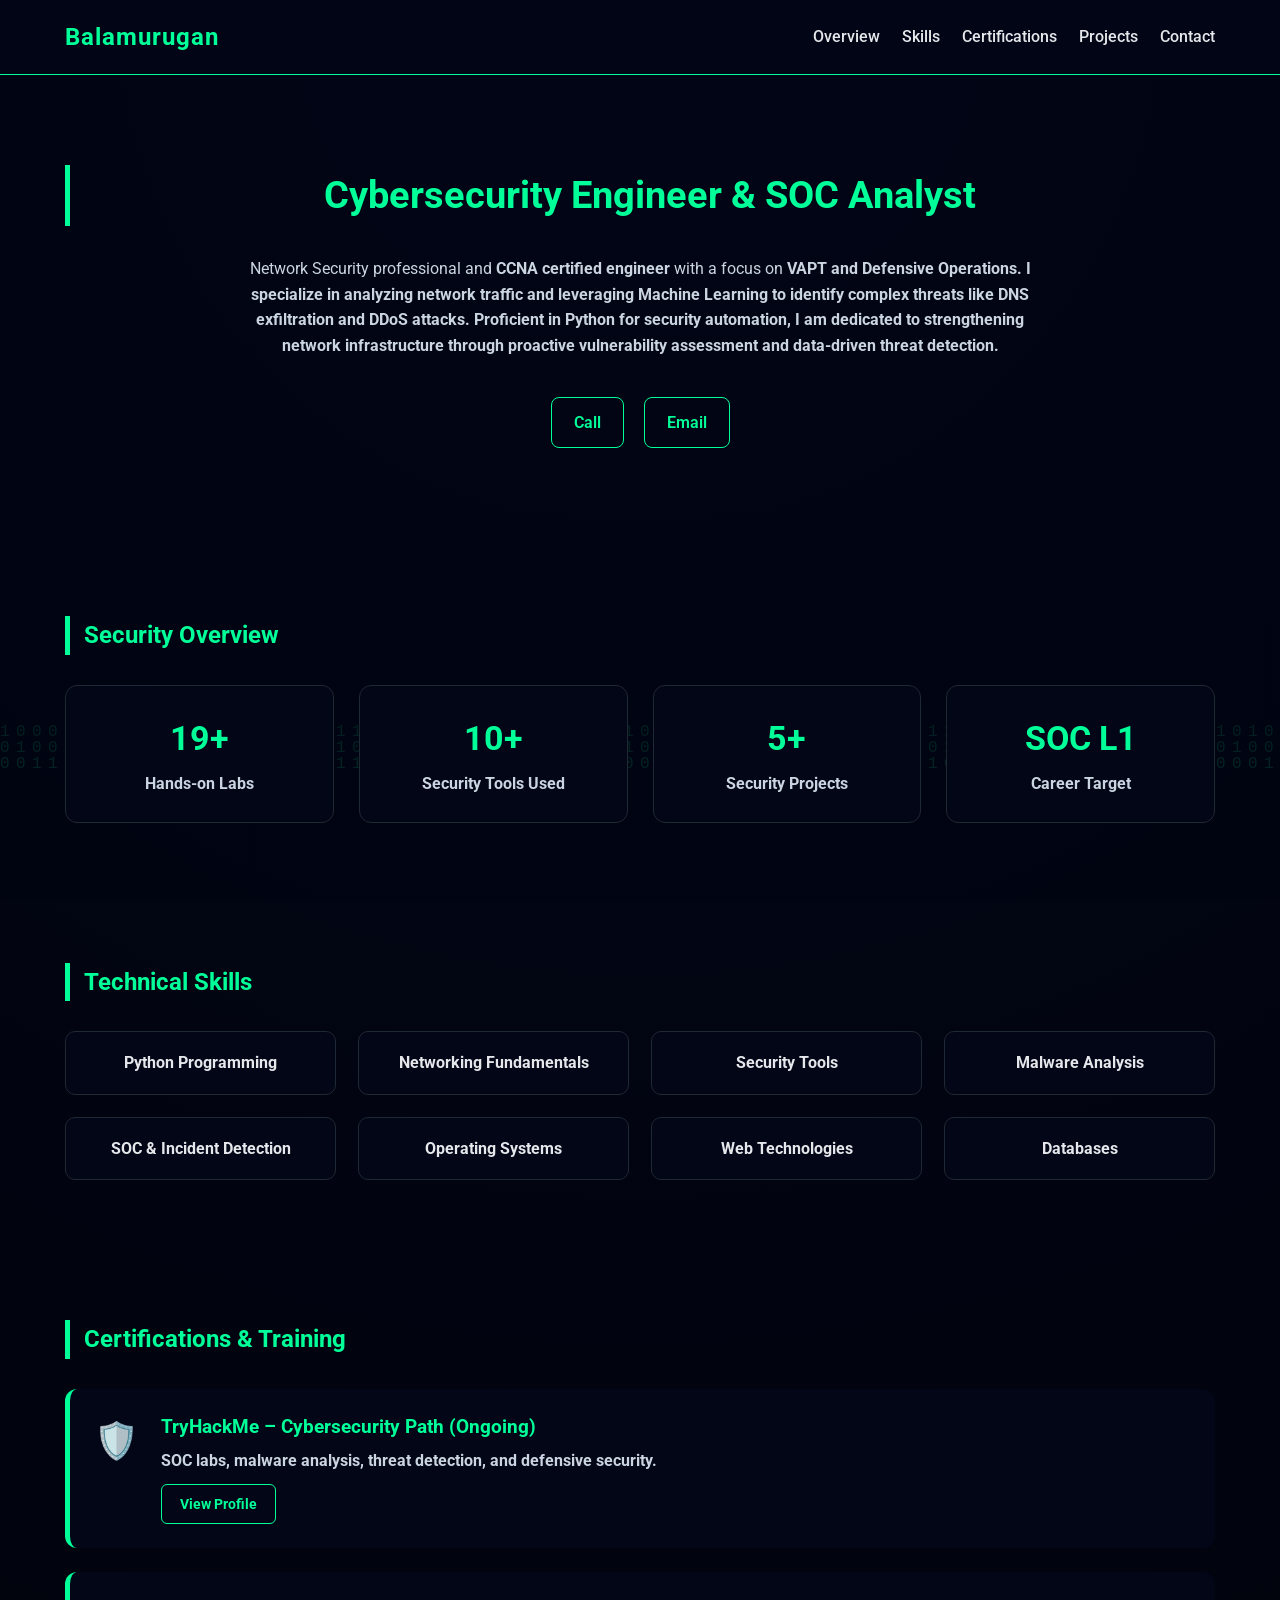
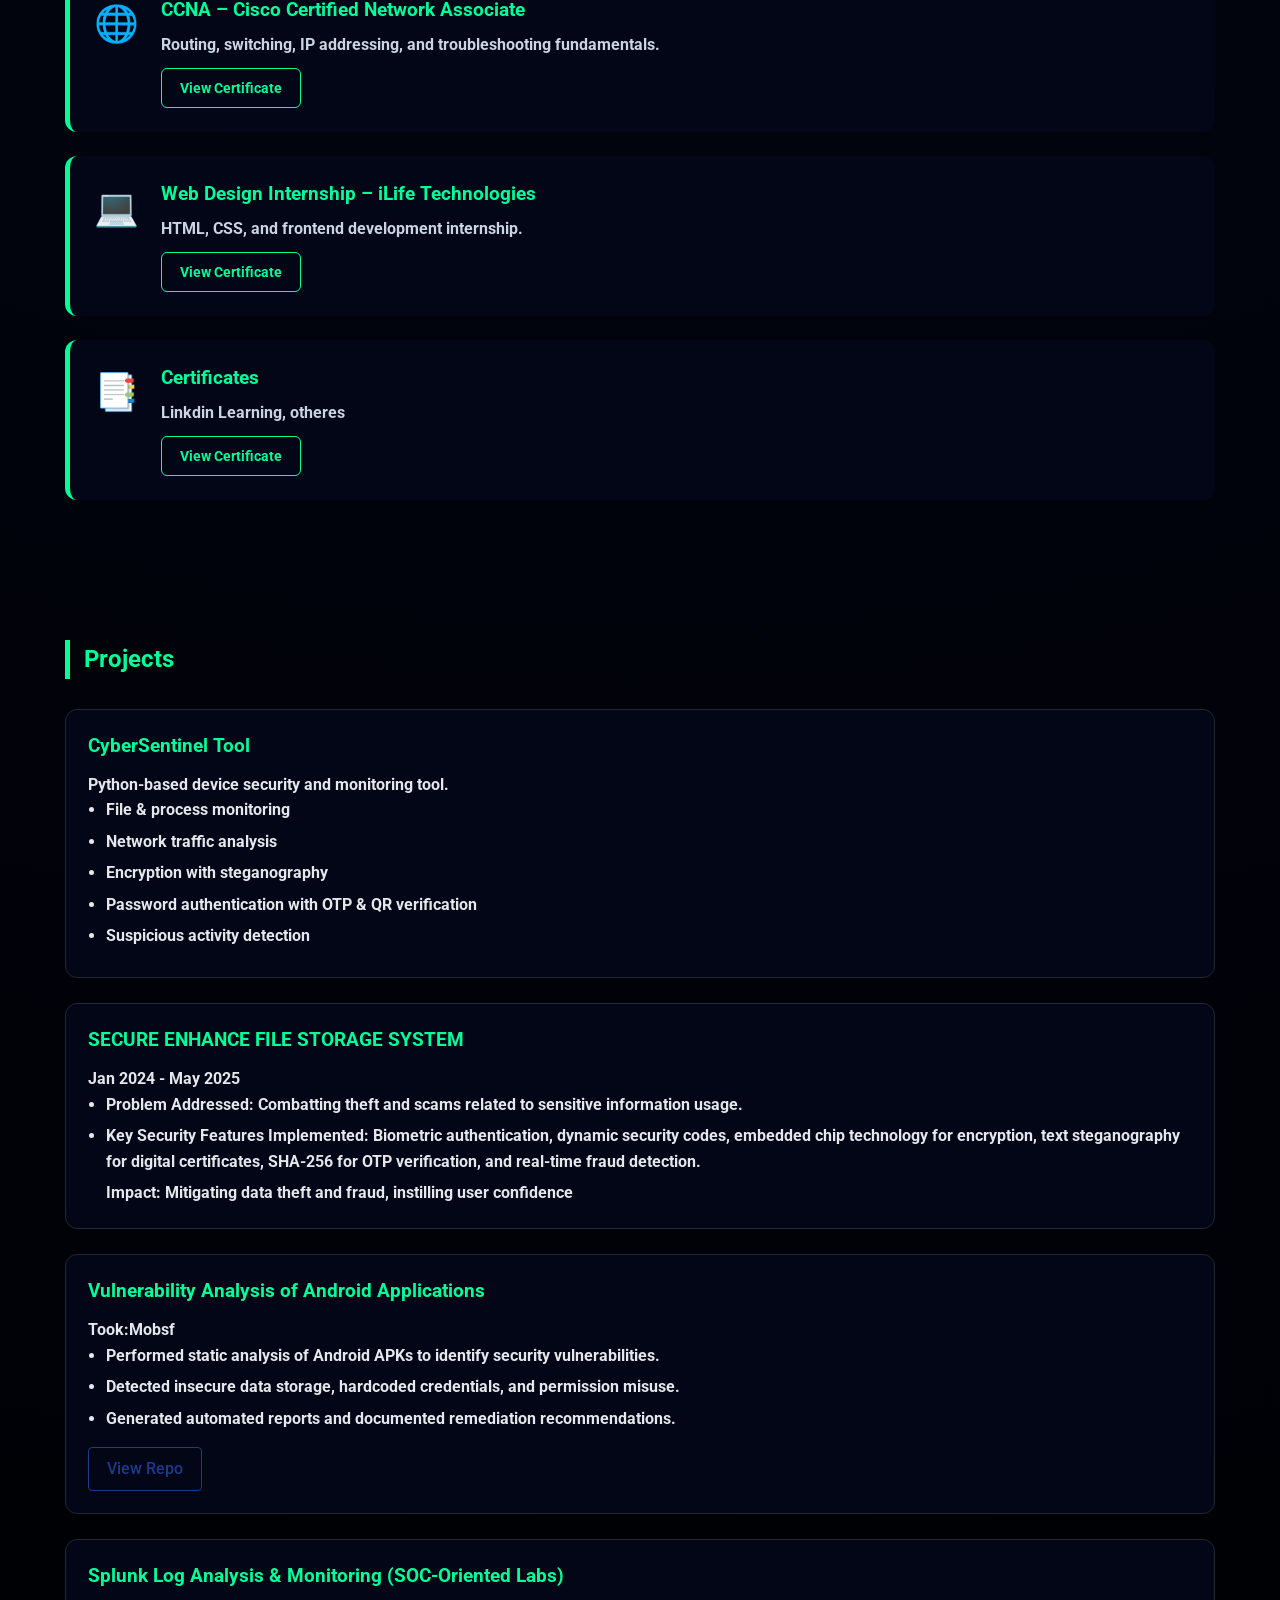
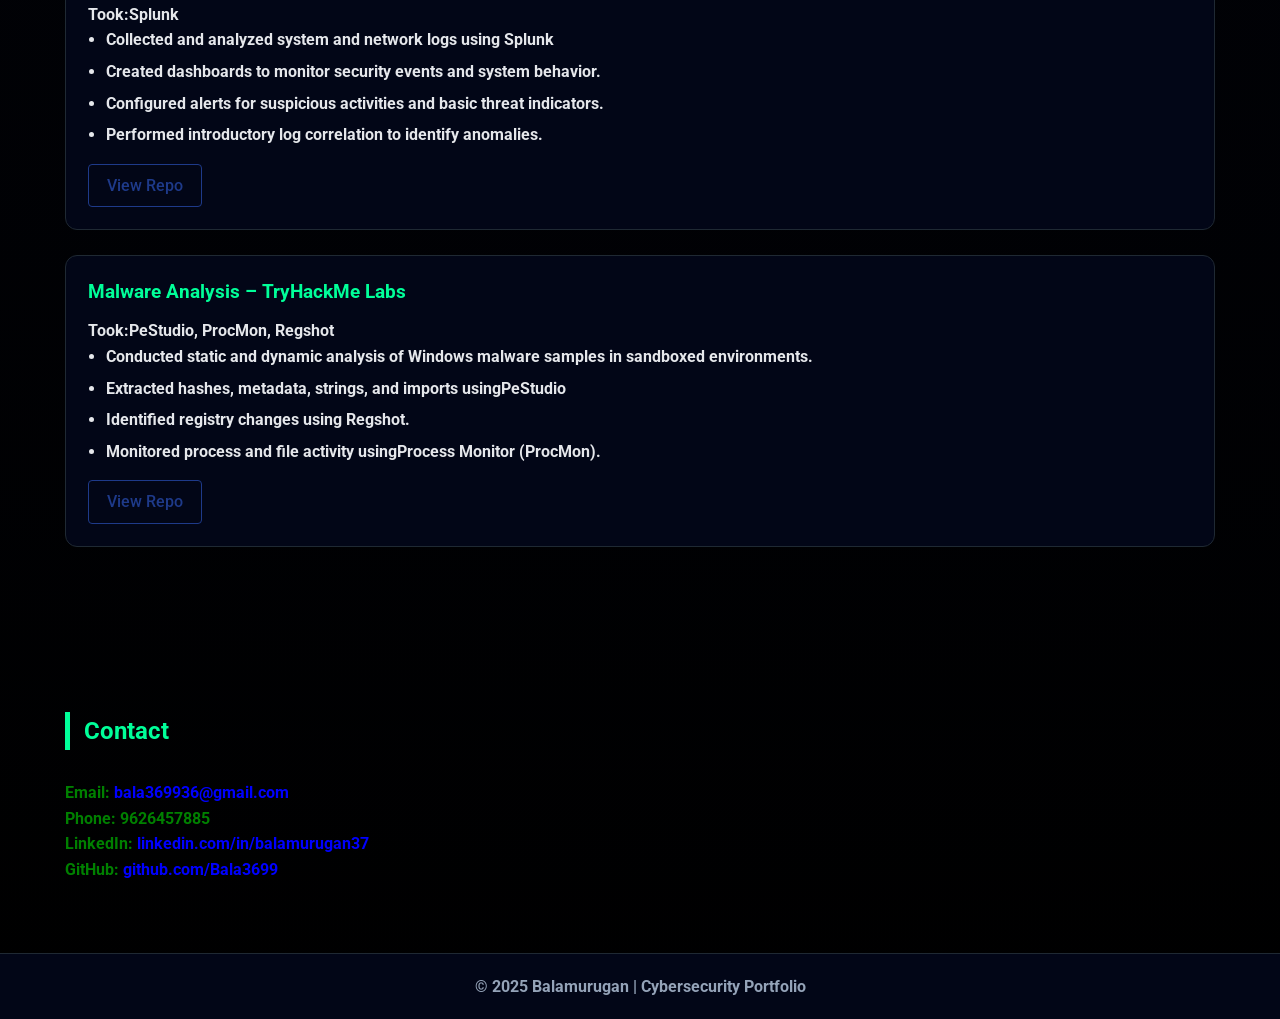
<file: index.html>
<!DOCTYPE html>
<html lang="en">
<head>
<meta charset="UTF-8">
<meta name="viewport" content="width=device-width, initial-scale=1.0">
<title>Balamurugan | Cybersecurity Analyst Portfolio</title>

<link href="https://fonts.googleapis.com/css2?family=Roboto:wght@400;600;700&display=swap" rel="stylesheet">

<style>
.btn {
  display: inline-block;
  padding: 8px 18px;
  border: 1px solid #1e3a8a;
  border-radius: 4px;
  color: #1e3a8a;
  font-weight: 500;
  transition: 0.3s;
  margin-top: 10px;
}
.btn:hover { background:#00ff99;color:#000 }

/* ================= GLOBAL ================= */
*{margin:0;padding:0;box-sizing:border-box}
body{
  font-family:'Roboto',sans-serif;
  background:radial-gradient(circle at top,#020617,#000);
  color:#e5e7eb;
  line-height:1.6;
}
a{text-decoration:none;color:inherit}
.container{width:90%;max-width:1150px;margin:auto}

/* ================= MATRIX ================= */
#matrix{
  position:fixed;
  inset:0;
  z-index:0;
  opacity:0.12;
  pointer-events:none;
}

/* Keep content above matrix */
header,section,footer{position:relative;z-index:2}

/* ================= HEADER ================= */
header{
  background:rgba(2,6,23,.95);
  border-bottom:1px solid #00ff99;
  position:sticky;
  top:0;
  z-index:10;
}
header .container{
  display:flex;
  justify-content:space-between;
  align-items:center;
  padding:18px 0;
}
header h1{color:#00ff99;font-size:24px;letter-spacing:1px}
nav ul{list-style:none;display:flex;gap:22px}
nav a{font-weight:500}
nav a:hover{color:#00ff99}

/* ================= HERO ================= */
.hero{padding:90px 0;text-align:center}
.hero h2{font-size:38px;color:#00ff99}
.hero p{max-width:800px;margin:15px auto 30px;color:#cbd5e1}
.hero-buttons a{
  display:inline-block;
  margin:8px;
  padding:12px 22px;
  border-radius:8px;
  border:1px solid #00ff99;
  color:#00ff99;
  font-weight:600;
  transition:.3s;
}
.hero-buttons a:hover{background:#00ff99;color:#000}

/* ================= SECTION ================= */
section{padding:70px 0}
section h2{
  color:#00ff99;
  margin-bottom:30px;
  border-left:5px solid #00ff99;
  padding-left:14px;
}

/* ================= STATS ================= */
.stats-grid{
  display:grid;
  grid-template-columns:repeat(auto-fit,minmax(220px,1fr));
  gap:25px;
}
.stat-card{
  background:#020617;
  border:1px solid #1f2933;
  padding:25px;
  border-radius:12px;
  text-align:center;
  transition:.3s;
}
.stat-card:hover{border-color:#00ff99;box-shadow:0 0 20px rgba(0,255,153,0.15)}
.stat-card h3{font-size:34px;color:#00ff99}
.stat-card p{margin-top:6px;color:#cbd5e1}

/* ================= SKILLS ================= */
.skills-grid{
  display:grid;
  grid-template-columns:repeat(auto-fit,minmax(220px,1fr));
  gap:22px;
}
.skill-card{
  background:#020617;
  padding:18px;
  border-radius:10px;
  border:1px solid #1f2933;
  text-align:center;
  transition:.3s;
}
.skill-card:hover{border-color:#00ff99;transform:translateY(-4px)}

/* ================= CERTIFICATIONS ================= */
.cert-grid{
  display:flex;
  flex-direction:column;
  gap:24px;
}
.cert-card{
  display:flex;
  gap:22px;
  background:#020617;
  border-left:5px solid #00ff99;
  padding:24px;
  border-radius:12px;
  transition:.3s;
}
.cert-card:hover{transform:translateY(-5px);box-shadow:0 0 25px rgba(0,255,153,0.2)}
.cert-icon{font-size:36px}
.cert-content h3{color:#00ff99;margin-bottom:6px}
.cert-content p{color:#cbd5e1}
.cert-btn{
  display:inline-block;
  margin-top:10px;
  padding:8px 18px;
  border-radius:6px;
  border:1px solid #00ff99;
  color:#00ff99;
  font-size:14px;
}
.cert-btn:hover{background:#00ff99;color:#000}

/* ================= PROJECTS ================= */
.project-card{
  background:#020617;
  border:1px solid #1f2933;
  padding:22px;
  border-radius:12px;
  margin-bottom:25px;
}
.project-card h3{color:#00ff99;margin-bottom:10px}
.project-card ul{margin-left:18px}
.project-card li{margin-bottom:6px}

/* ================= FOOTER ================= */
footer{
  background:#020617;
  border-top:1px solid #1f2933;
  text-align:center;
  padding:20px 0;
  color:#94a3b8;
}

/* ================= ANIMATION ================= */
.fade{opacity:0;transform:translateY(30px);transition:.8s}
.fade.show{opacity:1;transform:translateY(0)}
</style>
</head>

<body>

<!-- MATRIX CANVAS -->
<canvas id="matrix"></canvas>

<header>
  <div class="container">
    <h1>Balamurugan</h1>
    <nav>
      <ul>
        <li><a href="#stats">Overview</a></li>
        <li><a href="#skills">Skills</a></li>
        <li><a href="#certifications">Certifications</a></li>
        <li><a href="#projects">Projects</a></li>
        <li><a href="#contact">Contact</a></li>
      </ul>
    </nav>
  </div>
</header>

<section class="hero fade">
  <div class="container">
    <h2>Cybersecurity Engineer & SOC Analyst </h2>
    
    <p>Network Security professional and <strong>CCNA certified engineer </strong> with a focus on <strong>VAPT and Defensive Operations<strong>. I specialize in analyzing network traffic and leveraging Machine Learning to identify complex threats like DNS exfiltration and DDoS attacks.

Proficient in Python for security automation, I am dedicated to strengthening network infrastructure through proactive vulnerability assessment and data-driven threat detection.<P>
  
    
     <div class="hero-buttons">
      <a href="tel:+919626457885">Call </a>

      <a href="mailto:bala369936@mail.com">Email</a>

    </div>
  </div>
</section>

<section id="stats" class="fade">
  <div class="container">
    <h2>Security Overview</h2>
    <div class="stats-grid">
      <div class="stat-card"><h3>19+</h3><p>Hands-on Labs</p></div>
      <div class="stat-card"><h3>10+</h3><p>Security Tools Used</p></div>
      <div class="stat-card"><h3>5+</h3><p>Security Projects</p></div>
      <div class="stat-card"><h3>SOC L1</h3><p>Career Target</p></div>
    </div>
  </div>
</section>

<section id="skills" class="fade">
  <div class="container">
    <h2>Technical Skills</h2>
    <div class="skills-grid">
       <a href="https://github.com/Bala3699/python" target="_blank"><div class="skill-card">Python Programming</div></a>
        <a href="https://github.com/Bala3699/networking" target="_blank"><div class="skill-card">Networking Fundamentals</div></a>
        <a href="https://github.com/Bala3699/tryhackme-ctf-notes" target="_blank"><div class="skill-card">Security Tools</div></a>
        <a href="https://github.com/Bala3699/documentry" target="_blank"><div class="skill-card">Malware Analysis</div></a>
        <div class="skill-card">SOC & Incident Detection</div>
        <a href="https://github.com/Bala3699/kali-linux" target="_blank"><div class="skill-card">Operating Systems</div></a>
        <div class="skill-card"target="_blank">Web Technologies</div>
        <div class="skill-card"target="_blank">Databases</div>
    </div>
  </div>
</section>

<section id="certifications" class="fade">
  <div class="container">
    <h2>Certifications & Training</h2>
    <div class="cert-grid">
      <div class="cert-card">
        <div class="cert-icon">🛡️</div>
        <div class="cert-content">
          <h3>TryHackMe – Cybersecurity Path (Ongoing)</h3>
          <p>SOC labs, malware analysis, threat detection, and defensive security.</p>
          <a class="cert-btn" href="https://tryhackme.com/p/bala369936?tab=completed-rooms" target="_blank">View Profile</a>
        </div>
      </div>
      <div class="cert-card">
        <div class="cert-icon">🌐</div>
        <div class="cert-content">
          <h3>CCNA – Cisco Certified Network Associate</h3>
          <p>Routing, switching, IP addressing, and troubleshooting fundamentals.</p>
          <a class="cert-btn" href="https://github.com/Bala3699/bala.github.io/blob/main/BalamuruganP-CCNA%20-%201%20%20Introd-certificate%20(1).pdf" target="_blank">View Certificate</a>
        </div>
      </div>
      <div class="cert-card">
        <div class="cert-icon">💻</div>
        <div class="cert-content">
          <h3>Web Design Internship – iLife Technologies</h3>
          <p>HTML, CSS, and frontend development internship.</p>
          <a class="cert-btn" href="#" target="_blank">View Certificate</a>
        </div>
      </div>
      <div class="cert-card">
        <div class="cert-icon">📑</div>
        <div class="cert-content">
          <h3>Certificates</h3>
          <p>Linkdin Learning, otheres</p>
          <a class="cert-btn" href="https://github.com/Bala3699/bala.github.io/blob/main/CompTIA%C2%AE.pdf" target="_blank">View Certificate</a>
        </div>
      </div>
    </div>
  </div>
</section>

<section id="projects" class="fade">
  <div class="container">
    <h2>Projects</h2>
    <div class="project-card">
      <h3>CyberSentinel Tool</h3>
        <p>Python-based device security and monitoring tool.</p>
        <ul>
          <li>File & process monitoring</li>
          <li>Network traffic analysis</li>
          <li>Encryption with steganography</li>
          <li>Password authentication with OTP & QR verification</li>
          <li>Suspicious activity detection</li>
        </ul>
    </div>
    <div class="project-card">
      <h3>SECURE ENHANCE FILE STORAGE SYSTEM</h3>
        <h4>Jan 2024 - May 2025</h4>
        <ul>
          <li>Problem Addressed: Combatting theft and scams related to sensitive information usage.</li>
          <li>Key Security Features Implemented: Biometric authentication, dynamic security 
codes, embedded chip technology for encryption, text steganography for digital 
certificates, SHA-256 for OTP verification, and real-time fraud detection.  </li>
          <p><strong>Impact:</strong> Mitigating data theft and fraud, instilling user confidence</p>
        </ul>
    </div>
    <div class="project-card">
      <h3>Vulnerability Analysis of Android Applications </h3>
        <p><strong>Took:</strong>Mobsf</p>
        <ul>
          <li>Performed static analysis of Android APKs to identify security vulnerabilities.</li>
          <li>Detected insecure data storage, hardcoded credentials, and permission misuse.</li>
          <li>Generated automated reports and documented remediation recommendations.</li>
        </ul>
        <a href="https://github.com/Bala3699/documentry/blob/main/Mobsf.pdf" target="_blank" class="btn">View Repo</a>

    </div>
    <div class="project-card">
      <h3>Splunk Log Analysis & Monitoring (SOC-Oriented Labs) </h3>
        <p><strong>Took:</strong>Splunk</p>
        <ul>
          <li>Collected and analyzed system and network logs using <strong> Splunk</strong></li>
          <li>Created dashboards to monitor security events and system behavior.</li>
          <li>Configured alerts for suspicious activities and basic threat indicators.</li>
          <li>Performed introductory log correlation to identify anomalies.</li>
        </ul>
        <a href=https://github.com/Bala3699/tryhackme-ctf-notes/blob/main/splunk.md target="_blank" class="btn">View Repo</a>
    </div>
     <div class="project-card">
  <h3>Malware Analysis – TryHackMe Labs </h3>
        <p><strong>Took:</strong>PeStudio, ProcMon, Regshot</p>
        <ul>
          <li>Conducted static and dynamic analysis of Windows malware samples in sandboxed 
environments.</li>
          <li>Extracted hashes, metadata, strings, and imports using<strong>PeStudio</strong></li>
          <li>Identified registry changes using <stronge>Regshot.
          <li>Monitored process and file activity using<strong>Process Monitor (ProcMon).</strong></li>
        </ul>
        <a href=https://github.com/Bala3699/tryhackme-ctf-notes/blob/main/malware.md target="_blank" class="btn">View Repo</a>
    </div>

  </div>
</section>

<section id="contact" class="fade">
  <div class="container">
    <h2>Contact</h2>
      <p style="color: green;">Email: <a href="mailto:bala369936@gmail.com" style="color:blue;" target="_blank">bala369936@gmail.com</a></p>
      <p style="color: green;">Phone: 9626457885</p>
      <p style="color: green;">LinkedIn: <a href="https://www.linkedin.com/in/balamurugan37" style="color:blue;" target="_blank">linkedin.com/in/balamurugan37</a></p>
      <p style="color: green;">GitHub: <a href="https://github.com/Bala3699" style="color:blue;" target="_blank">github.com/Bala3699</a></p>
    </div>
  </div>
</section>

<footer>
  <p>© 2025 Balamurugan | Cybersecurity Portfolio</p>
</footer>

<!-- MATRIX SCRIPT -->
<script>
const canvas=document.getElementById("matrix");
const ctx=canvas.getContext("2d");
function resize(){canvas.width=window.innerWidth;canvas.height=window.innerHeight;}
resize();
window.addEventListener("resize",resize);

const chars="01";
const fontSize=16;
let columns=Math.floor(canvas.width/fontSize);
let drops=Array(columns).fill(1);

function drawMatrix(){
  ctx.fillStyle="rgba(0,0,0,0.08)";
  ctx.fillRect(0,0,canvas.width,canvas.height);
  ctx.fillStyle="#00ff99";
  ctx.font=fontSize+"px monospace";
  for(let i=0;i<drops.length;i++){
    const char=chars[Math.floor(Math.random()*chars.length)];
    ctx.fillText(char,i*fontSize,drops[i]*fontSize);
    if(drops[i]*fontSize>canvas.height && Math.random()>0.975) drops[i]=0;
    drops[i]++;
  }
}
setInterval(drawMatrix,33);
</script>

<script>
const faders=document.querySelectorAll('.fade');
window.addEventListener('scroll',()=>{
  faders.forEach(el=>{
    if(el.getBoundingClientRect().top<window.innerHeight-100) el.classList.add('show');
  });
});
</script>

</body>
</html>
</file>
